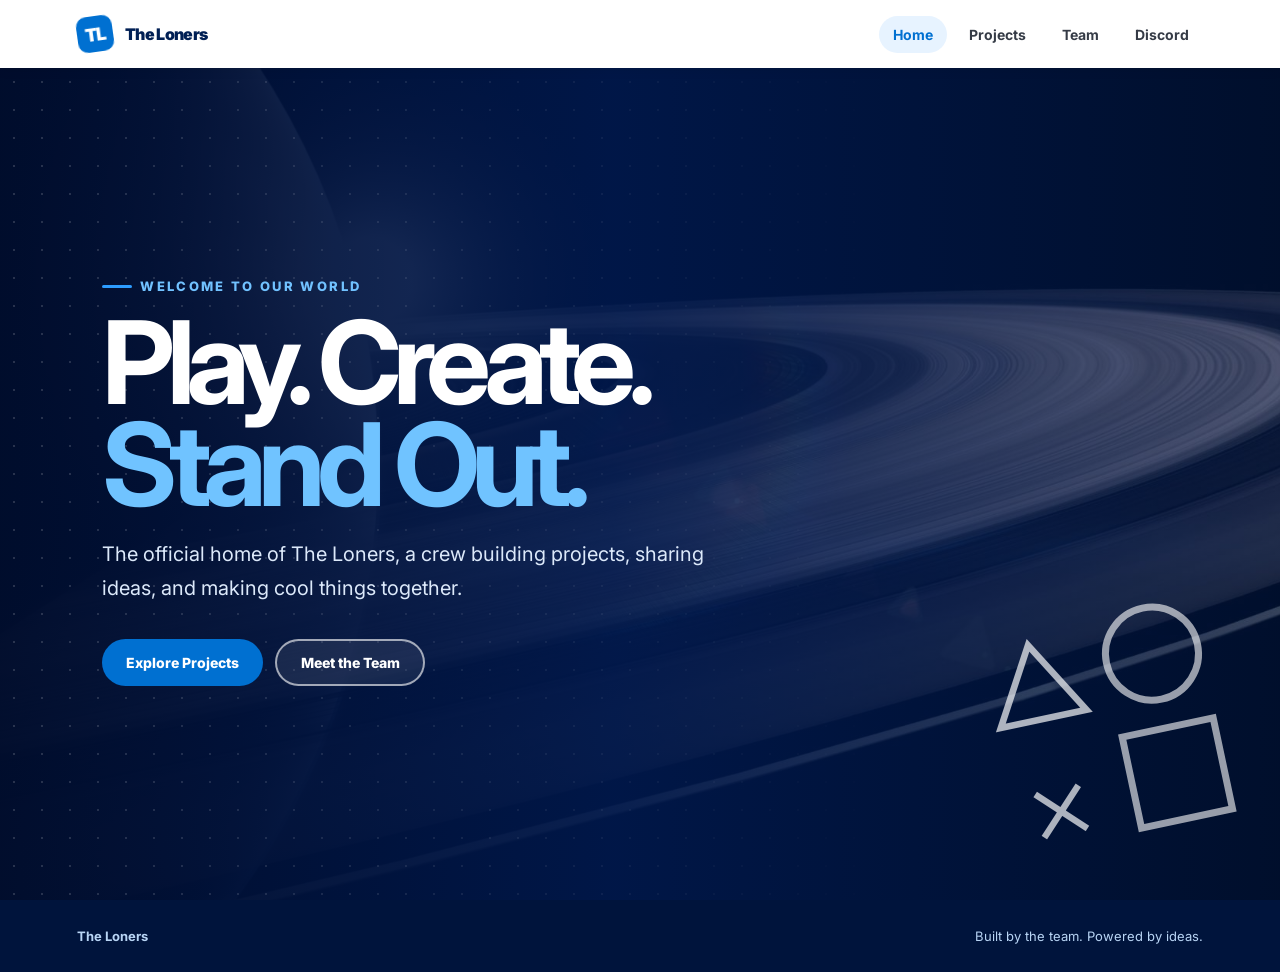
<file: index.html>
<!DOCTYPE html>
<html lang="en">
<head>
    <meta charset="utf-8">
    <meta name="viewport" content="width=device-width, initial-scale=1">
    <meta name="description" content="The Loners official team website and project hub.">
    <title>The Loners | Play Together</title>
    <link rel="stylesheet" href="style.css">
</head>
<body>
    <header class="site-header">
        <a class="brand" href="index.html">
            <span class="brand-mark">TL</span>
            <span>The Loners</span>
        </a>
        <nav class="nav-links" aria-label="Main navigation">
            <a class="active" href="index.html">Home</a>
            <a href="projects.html">Projects</a>
            <a href="introduce.html">Team</a>
            <a href="https://discord.gg/5587x2Tt52" target="_blank" rel="noopener">Discord</a>
        </nav>
    </header>

    <main class="hero">
        <div class="hero-content">
            <p class="eyebrow">Welcome to our world</p>
            <h1>Play. Create. <span>Stand Out.</span></h1>
            <p class="hero-copy">
                The official home of The Loners, a crew building projects, sharing ideas,
                and making cool things together.
            </p>
            <div class="action-row">
                <a class="button" href="projects.html">Explore Projects</a>
                <a class="button secondary" href="introduce.html">Meet the Team</a>
            </div>
        </div>

        <div class="symbols" aria-hidden="true">
            <span class="symbol triangle">△</span>
            <span class="symbol circle"></span>
            <span class="symbol cross">×</span>
            <span class="symbol"></span>
        </div>
    </main>

    <footer class="site-footer">
        <strong>The Loners</strong>
        <span>Built by the team. Powered by ideas.</span>
    </footer>
</body>
</html>
</file>
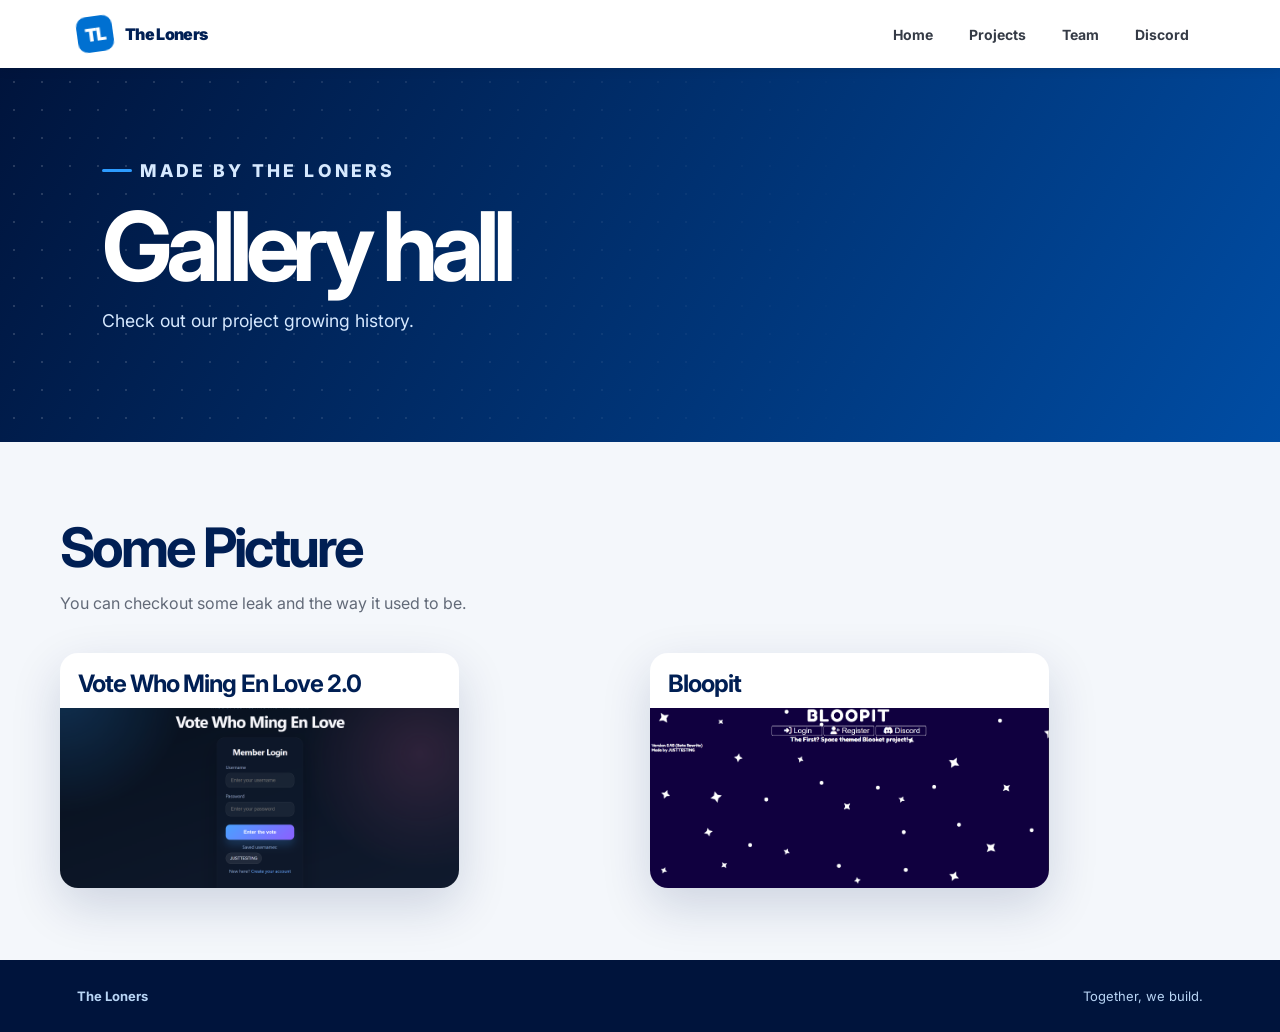
<file: gallery.html>
<!DOCTYPE html>
<html lang="en">
<head>
    <meta charset="utf-8">
    <meta name="viewport" content="width=device-width, initial-scale=1">
    <meta name="description" content="Meet The Loners team.">
    <title>Gallery | The Loners</title>
    <link rel="stylesheet" href="style.css">
</head>
<body>
    <header class="site-header">
        <a class="brand" href="index.html"><span class="brand-mark">TL</span><span>The Loners</span></a>
        <nav class="nav-links" aria-label="Main navigation">
            <a href="index.html">Home</a>
            <a href="projects.html">Projects</a>
            <a href="introduce.html">Team</a>
            <a href="https://discord.gg/5587x2Tt52" target="_blank" rel="noopener">Discord</a>
        </nav>
    </header>

    <main>
        <section class="page-hero">
            <p class="eyebrow">Made by The Loners</p>
            <h1>Gallery hall</h1>
            <p>Check out our project growing history.</p>
        </section>

        <section class="content">
            <div class="section-heading">
                <h2>Some Picture</h2>
                <p>You can checkout some leak and the way it used to be.</p>
            </div>

            <div class="gallery-grid">
                <a href="projects-info/VWMEL2.0-img.html">
                    <article class="card gallery-card">
                        <div class="card-body2">
                            <h2>Vote Who Ming En Love 2.0</h2>
                        </div>
                        <img class="card-image gallery-image" src="projects-info/VWMEL-1.png" alt="VWMEL 2.0">
                    </article>
                </a>
                <a href="projects-info/bloopit-img.html">
                    <article class="card gallery-card">
                        <div class="card-body2">
                            <h2>Bloopit</h2>
                        </div>
                        <img class="card-image gallery-image" src="projects-info/bloopit-cover.png" alt="Bloopit page">
                    </article>
                </a>
            </div>
        </section>
    </main>

    <footer class="site-footer"><strong>The Loners</strong><span>Together, we build.</span></footer>
</body>
</html>
</file>
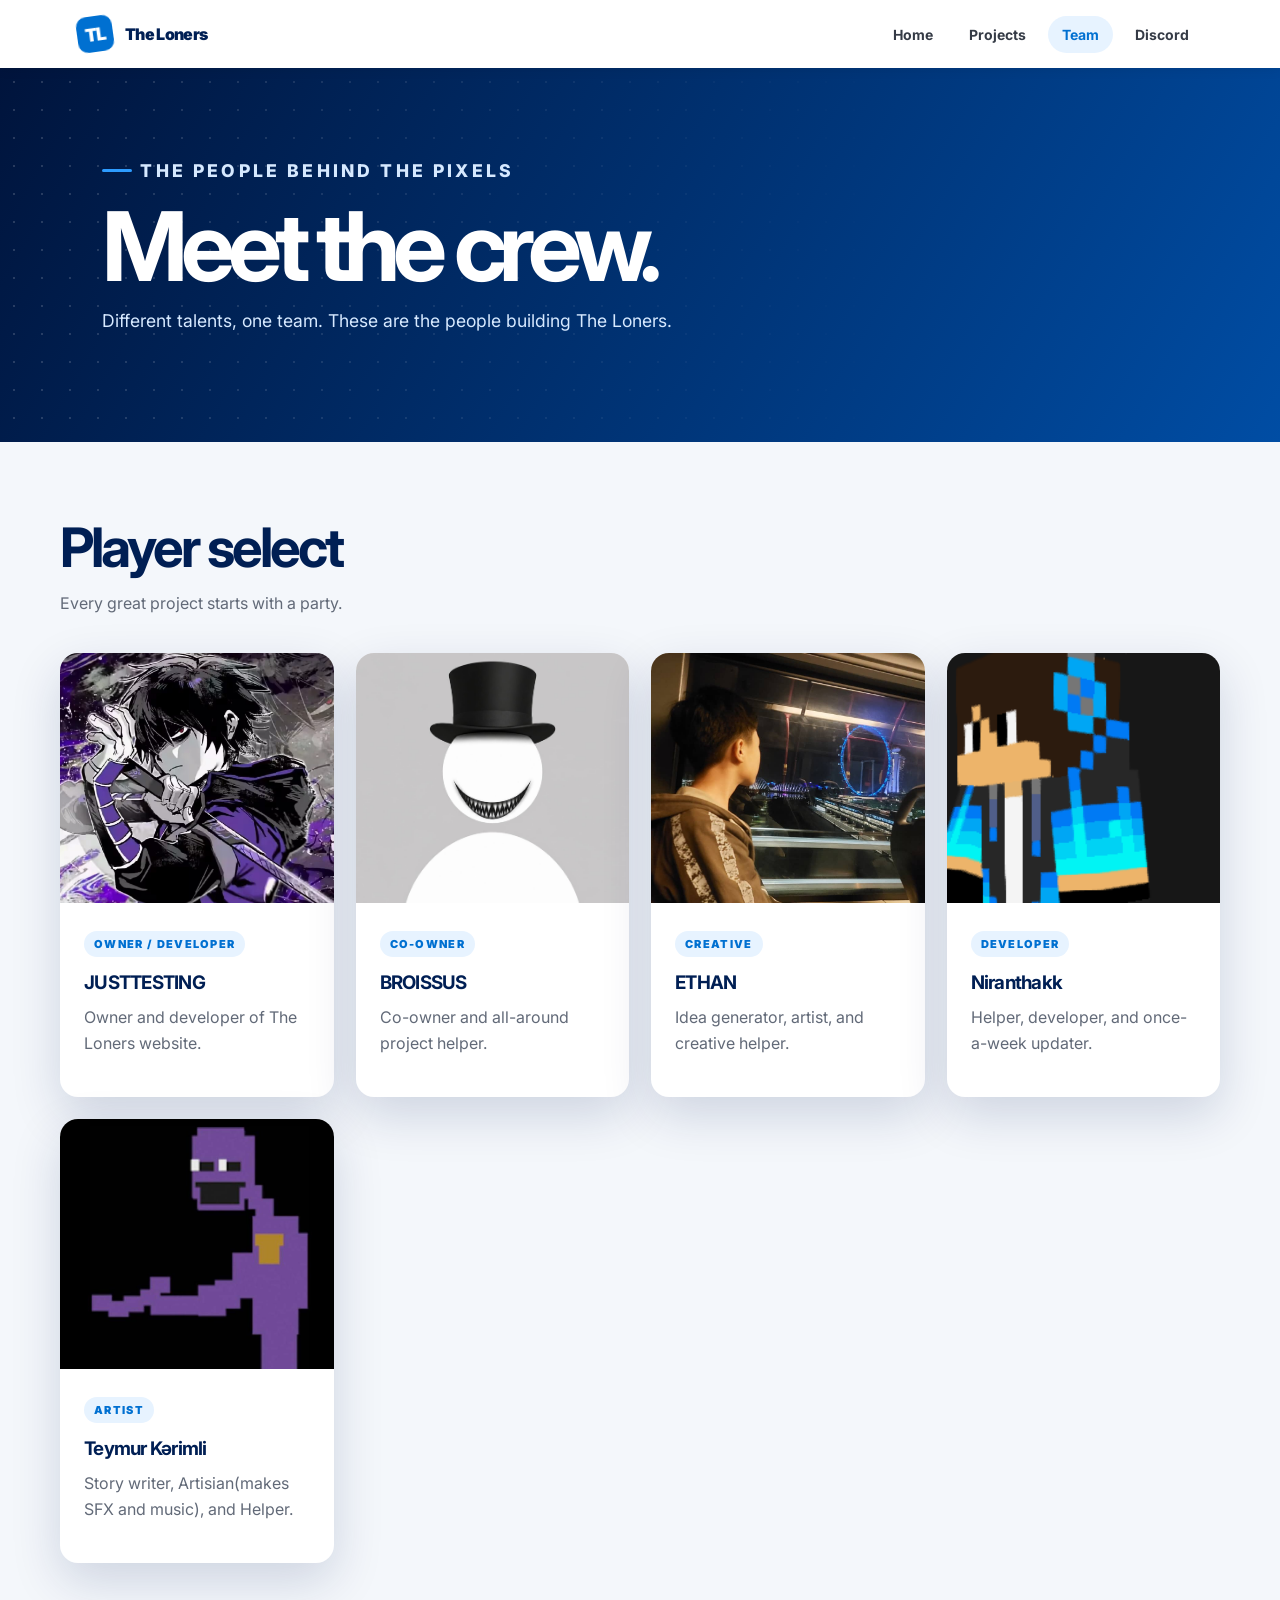
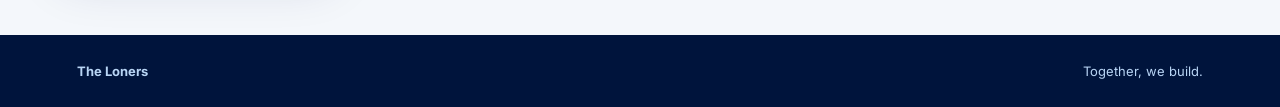
<file: introduce.html>
<!DOCTYPE html>
<html lang="en">
<head>
    <meta charset="utf-8">
    <meta name="viewport" content="width=device-width, initial-scale=1">
    <meta name="description" content="Meet The Loners team.">
    <title>Team | The Loners</title>
    <link rel="stylesheet" href="style.css">
</head>
<body>
    <header class="site-header">
        <a class="brand" href="index.html"><span class="brand-mark">TL</span><span>The Loners</span></a>
        <nav class="nav-links" aria-label="Main navigation">
            <a href="index.html">Home</a>
            <a href="projects.html">Projects</a>
            <a class="active" href="introduce.html">Team</a>
            <a href="https://discord.gg/5587x2Tt52" target="_blank" rel="noopener">Discord</a>
        </nav>
    </header>

    <main>
        <section class="page-hero">
            <p class="eyebrow">The people behind the pixels</p>
            <h1>Meet the crew.</h1>
            <p>Different talents, one team. These are the people building The Loners.</p>
        </section>

        <section class="content">
            <div class="section-heading">
                <h2>Player select</h2>
                <p>Every great project starts with a party.</p>
            </div>

            <div class="grid">
                <article class="card">
                    <img class="card-image" src="sources/images/justtesting.png" alt="JUSTTESTING">
                    <div class="card-body"><span class="tag">Owner / Developer</span><h3>JUSTTESTING</h3><p>Owner and developer of The Loners website.</p></div>
                </article>
                <article class="card">
                    <img class="card-image" src="sources/images/broissus.jpeg" alt="BROISSUS">
                    <div class="card-body"><span class="tag">Co-owner</span><h3>BROISSUS</h3><p>Co-owner and all-around project helper.</p></div>
                </article>
                <article class="card">
                    <img class="card-image" src="sources/images/ethan.jpeg" alt="ETHAN">
                    <div class="card-body"><span class="tag">Creative</span><h3>ETHAN</h3><p>Idea generator, artist, and creative helper.</p></div>
                </article>
                <article class="card">
                    <img class="card-image" src="sources/images/Niranthakk.png" alt="Niranthakk">
                    <div class="card-body"><span class="tag">Developer</span><h3>Niranthakk</h3><p>Helper, developer, and once-a-week updater.</p></div>
                </article>
                <article class="card">
                    <img class="card-image" src="sources/images/HD-wallpaper-purple-guy-fnaf.png" alt="Teymur">
                    <div class="card-body"><span class="tag">Artist</span><h3>Teymur Kərimli</h3><p>Story writer, Artisian(makes SFX and music), and Helper.</p></div>
                </article>
            </div>
        </section>
    </main>

    <footer class="site-footer"><strong>The Loners</strong><span>Together, we build.</span></footer>
</body>
</html>
</file>
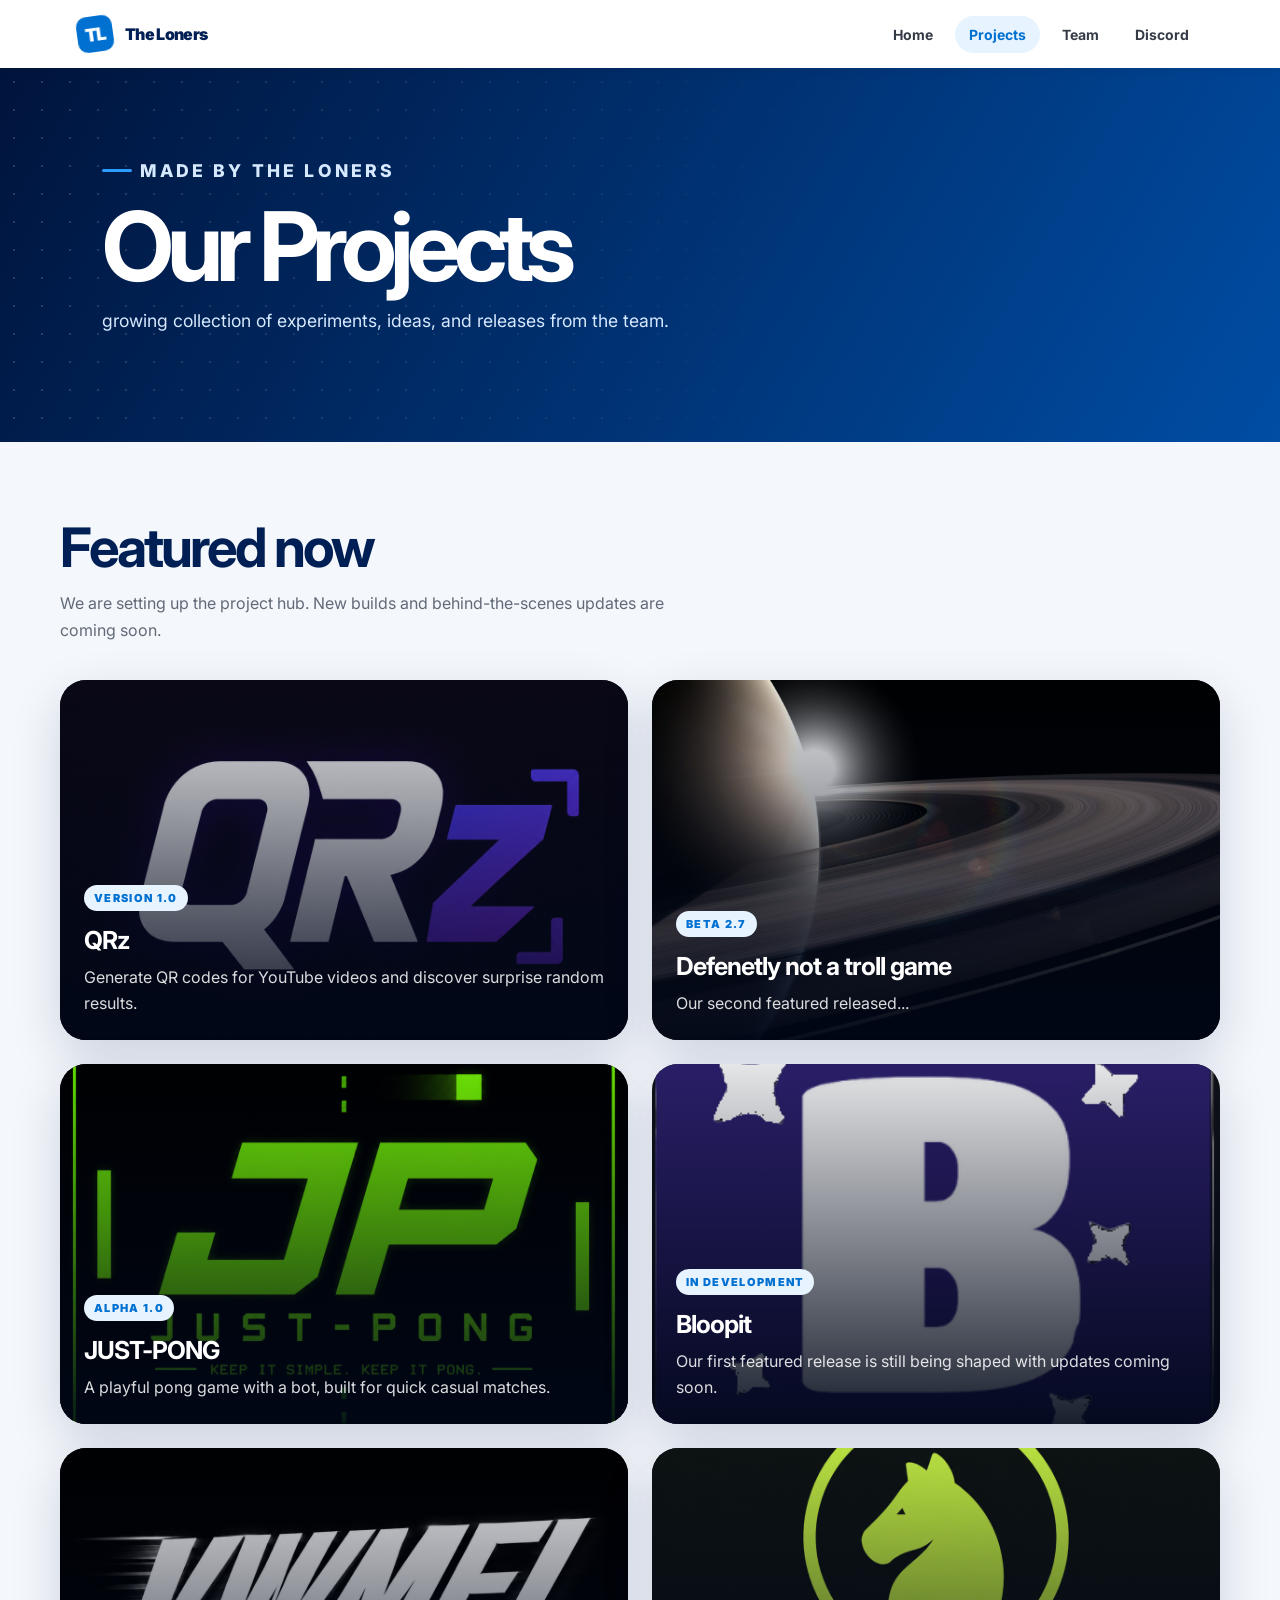
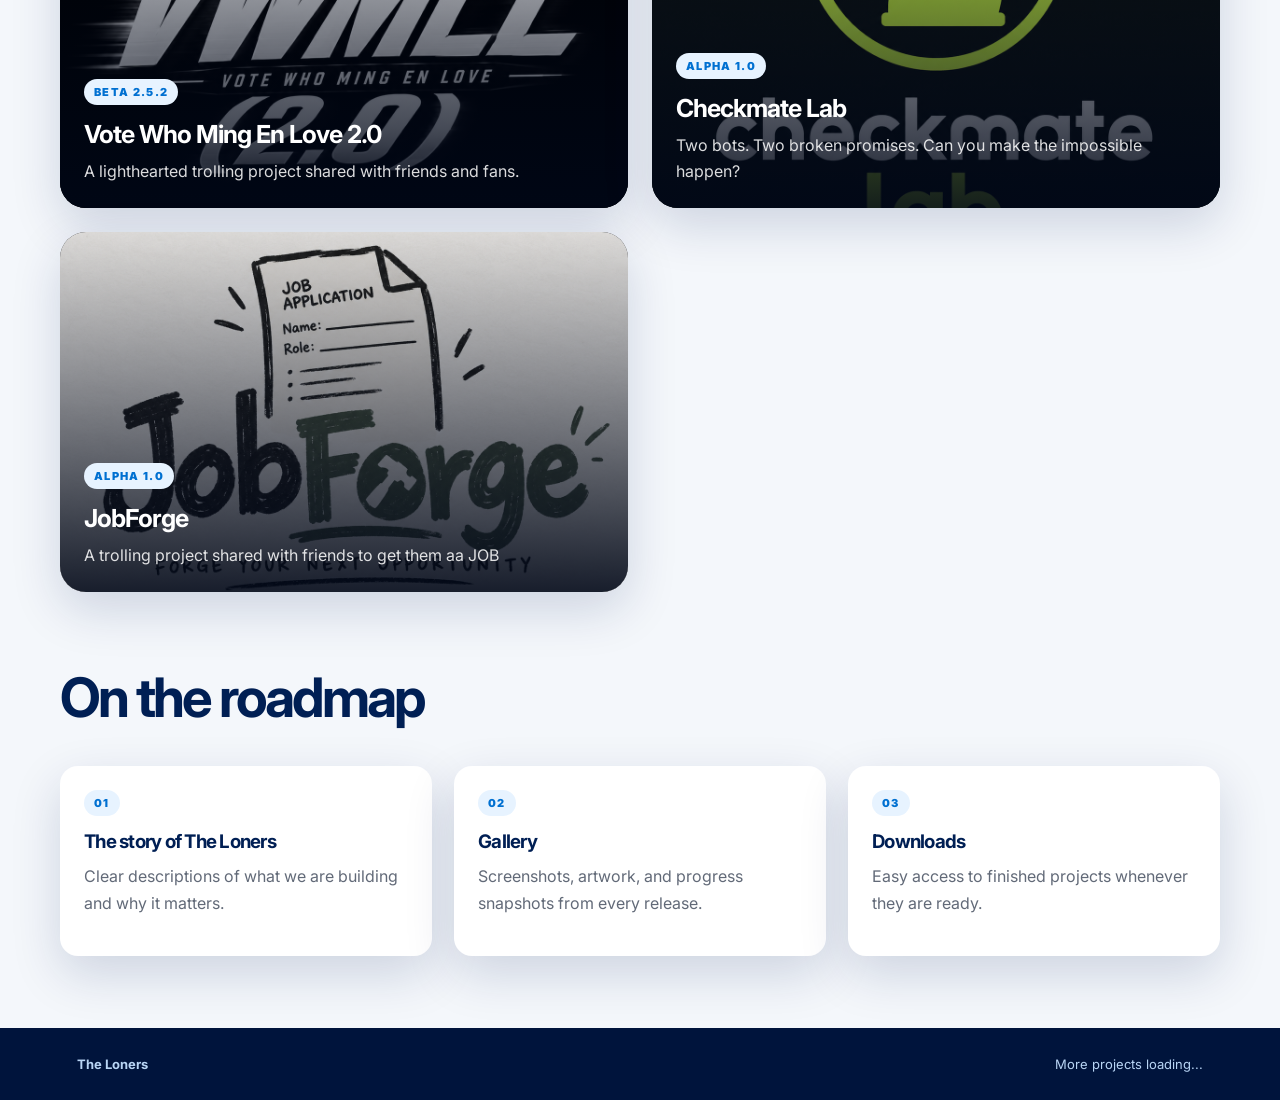
<file: projects.html>
<!DOCTYPE html>
<html lang="en">
<head>
    <meta charset="utf-8">
    <meta name="viewport" content="width=device-width, initial-scale=1">
    <meta name="description" content="Discover projects from The Loners team.">
    <title>Projects | The Loners</title>
    <link rel="stylesheet" href="style.css">
</head>
<body>
    <header class="site-header">
        <a class="brand" href="index.html"><span class="brand-mark">TL</span><span>The Loners</span></a>
        <nav class="nav-links" aria-label="Main navigation">
            <a href="index.html">Home</a>
            <a class="active" href="projects.html">Projects</a>
            <a href="introduce.html">Team</a>
            <a href="https://discord.gg/5587x2Tt52" target="_blank" rel="noopener">Discord</a>
        </nav>
    </header>

    <main>
        <section class="page-hero">
            <p class="eyebrow">Made by The Loners</p>
            <h1>Our Projects</h1>
            <p>growing collection of experiments, ideas, and releases from the team.</p>
        </section>

        <section class="content">
            <div class="section-heading">
                <h2>Featured now</h2>
                <p>We are setting up the project hub. New builds and behind-the-scenes updates are coming soon.</p>
            </div>

            <div class="project-grid">
                <a class="project-card" href="https://niranthak.github.io/QRz/" target="_blank" rel="noopener">
                    <div class="project-card__image" style="background-image: url('sources/images/QRz.png');"></div>
                    <div class="project-card__content">
                        <span class="tag">Version 1.0</span>
                        <h3>QRz</h3>
                        <p>Generate QR codes for YouTube videos and discover surprise random results.</p>
                    </div>
                    <div class="project-card__hover">
                        <span class="tag">Released</span>
                        <p>Quick QR generator with a fun random mode for instant surprises.</p>
                        <span class="project-card__link">Open project →</span>
                    </div>
                </a>

                <a class="project-card" href="https://niranthak.github.io/defenetly-not-a-troll-game/" target="_blank" rel="noopener">
                    <div class="project-card__image" style="background-image: url('sources/images/background-1.jpg');"></div>
                    <div class="project-card__content">
                        <span class="tag">Beta 2.7</span>
                        <h3>Defenetly not a troll game</h3>
                        <p>Our second featured released...</p>
                    </div>
                    <div class="project-card__hover">
                        <span class="tag">Released!</span>
                        <p>Play and be fooled by the traps and lures set by someone(definetly not me[Niranthakk])</p>
                        <span class="project-card__link">Play Now →</span>
                    </div>
                </a>

                <a class="project-card" href="https://zf-1616.github.io/JUST-PONG/" target="_blank" rel="noopener">
                    <div class="project-card__image" style="background-image: url('sources/images/JP.png');"></div>
                    <div class="project-card__content">
                        <span class="tag">Alpha 1.0</span>
                        <h3>JUST-PONG</h3>
                        <p>A playful pong game with a bot, built for quick casual matches.</p>
                    </div>
                    <div class="project-card__hover">
                        <span class="tag">Released</span>
                        <p>Minimal, fast, and easy to play on desktop with no login required.</p>
                        <span class="project-card__link">Open project →</span>
                    </div>
                </a>

                <a class="project-card" href="https://discord.gg/5587x2Tt52" target="_blank" rel="noopener">
                    <div class="project-card__image" style="background-image: url('sources/images/bloopit3.0.png');"></div>
                    <div class="project-card__content">
                        <span class="tag">In Development</span>
                        <h3>Bloopit</h3>
                        <p>Our first featured release is still being shaped with updates coming soon.</p>
                    </div>
                    <div class="project-card__hover">
                        <span class="tag">Coming soon</span>
                        <p>Follow the Discord and story page for behind-the-scenes updates.</p>
                        <span class="project-card__link">Follow updates →</span>
                    </div>
                </a>

                <a class="project-card" href="https://zf-1616.github.io/Vote-Who-Ming-En-love-2.0/" target="_blank" rel="noopener">
                    <div class="project-card__image" style="background-image: url('sources/images/VWMEL.png');"></div>
                    <div class="project-card__content">
                        <span class="tag">Beta 2.5.2</span>
                        <h3>Vote Who Ming En Love 2.0</h3>
                        <p>A lighthearted trolling project shared with friends and fans.</p>
                    </div>
                    <div class="project-card__hover">
                        <span class="tag">Released</span>
                        <p>Quick to share and built for a fun reaction with a little chaos.</p>
                        <span class="project-card__link">Open project →</span>
                    </div>
                </a>
                <a class="project-card" href="https://niranthak.github.io/Checkmate-lab" target="_blank" rel="noopener">
                    <div class="project-card__image" style="background-image: url('sources/images/CML.png');"></div>
                    <div class="project-card__content">
                        <span class="tag">Alpha 1.0</span>
                        <h3>Checkmate Lab</h3>
                        <p>Two bots. Two broken promises. Can you make the impossible happen?</p>
                    </div>
                    <div class="project-card__hover">
                        <span class="tag">Released</span>
                        <p>One bot guards its crown. The other gives away theirs.</p>
                        <span class="project-card__link">Open project →</span>
                    </div>
                </a>
                <a class="project-card" href="https://niranthak.github.io/JobForge/" target="_blank" rel="noopener">
                    <div class="project-card__image" style="background-image: url('sources/images/JobForge.png');"></div>
                    <div class="project-card__content">
                        <span class="tag">Alpha 1.0</span>
                        <h3>JobForge</h3>
                        <p>A trolling project shared with friends to get them aa JOB</p>
                    </div>
                    <div class="project-card__hover">
                        <span class="tag">Released</span>
                        <p>J    O    B</p>
                        <span class="project-card__link">Open project →</span>
                    </div>
                </a>
            </div>
            
            <div class="section-heading" style="margin-top: 72px;">
                <h2>On the roadmap</h2>
            </div>
            <div class="grid">
                <a href="TL-story.html">
                    <article class="card">
                        <div class="card-body">
                            <span class="tag">01</span>
                            <h3>The story of The Loners</h3>
                            <p>Clear descriptions of what we are building and why it matters.</p>
                        </div>
                    </article>                    
                </a>
                <a href="gallery.html">
                    <article class="card">
                        <div class="card-body">
                            <span class="tag">02</span>
                            <h3>Gallery</h3>
                            <p>Screenshots, artwork, and progress snapshots from every release.</p>
                        </div>
                    </article>
                </a>
                <article class="card"><div class="card-body"><span class="tag">03</span><h3>Downloads</h3><p>Easy access to finished projects whenever they are ready.</p></div></article>
            </div>
        </section>
    </main>

    <footer class="site-footer"><strong>The Loners</strong><span>More projects loading...</span></footer>
</body>
</html>
</file>
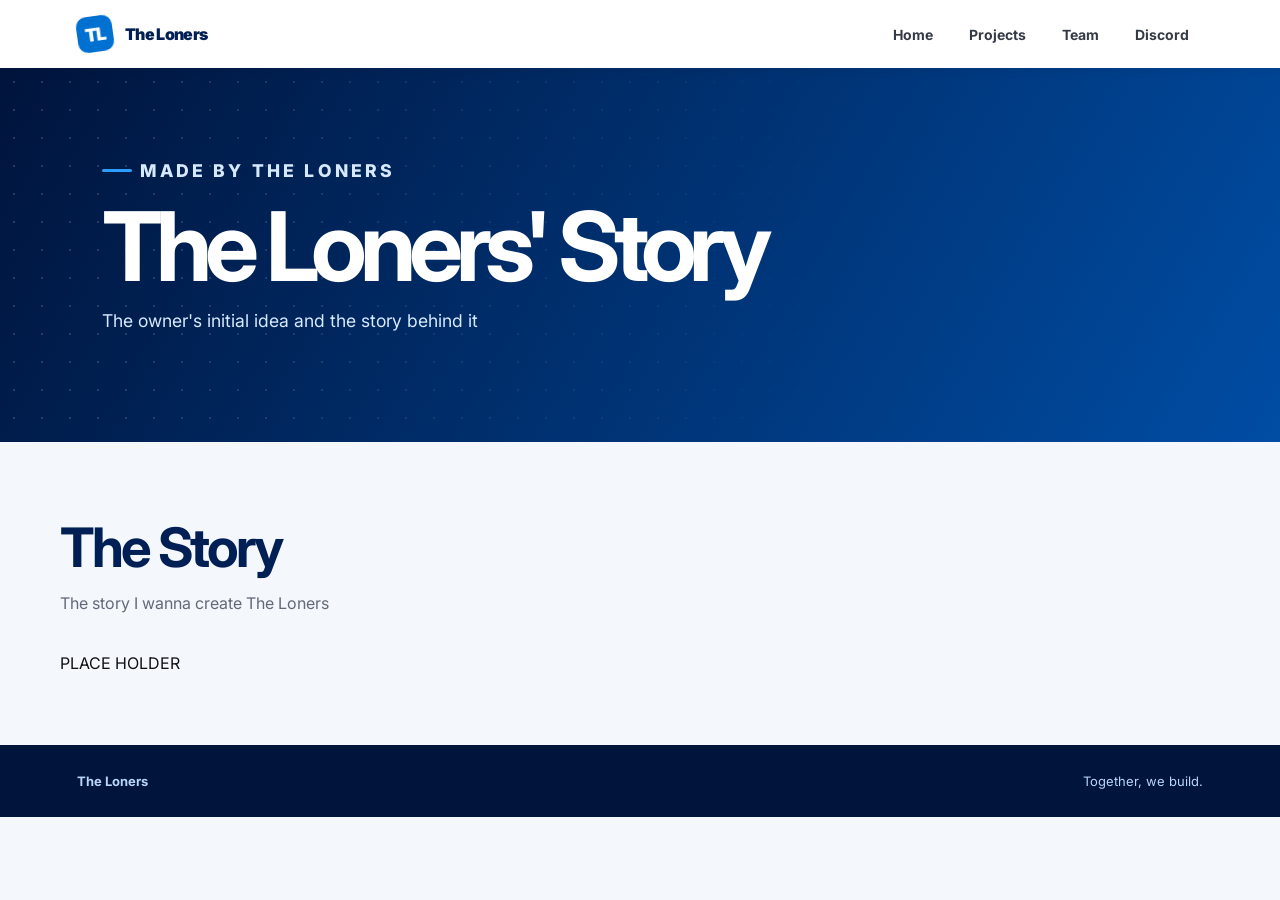
<file: TL-story.html>
<!DOCTYPE html>
<html lang="en">
<head>
    <meta charset="utf-8">
    <meta name="viewport" content="width=device-width, initial-scale=1">
    <meta name="description" content="Meet The Loners team.">
    <title>The Loners Story | The Loners</title>
    <link rel="stylesheet" href="style.css">
</head>
<body>
    <header class="site-header">
        <a class="brand" href="index.html"><span class="brand-mark">TL</span><span>The Loners</span></a>
        <nav class="nav-links" aria-label="Main navigation">
            <a href="index.html">Home</a>
            <a href="projects.html">Projects</a>
            <a href="introduce.html">Team</a>
            <a href="https://discord.gg/5587x2Tt52" target="_blank" rel="noopener">Discord</a>
        </nav>
    </header>

    <main>
        <section class="page-hero">
            <p class="eyebrow">Made by The Loners</p>
            <h1>The Loners' Story</h1>
            <p>The owner's initial idea and the story behind it</p>
        </section>

        <section class="content">
            <div class="section-heading">
                <h2>The Story</h2>
                <p>The story I wanna create The Loners</p>
            </div>

            <div class="reason">
                PLACE HOLDER
            </div>

        </section>
    </main>

    <footer class="site-footer"><strong>The Loners</strong><span>Together, we build.</span></footer>
</body>
</html>
</file>
<file: style.css>
@import url("https://fonts.googleapis.com/css2?family=Inter:wght@400;500;600;700;800;900&display=swap");

:root {
    --blue: #0070d1;
    --blue-light: #2d9cff;
    --navy: #001f54;
    --ink: #101217;
    --muted: #626a78;
    --surface: #f4f7fb;
    --white: #fff;
    --shadow: 0 18px 50px rgba(0, 31, 84, 0.16);
}

* {
    box-sizing: border-box;
}

html {
    scroll-behavior: smooth;
}

body {
    margin: 0;
    background: var(--surface);
    color: var(--ink);
    font-family: "Inter", Arial, sans-serif;
}

a {
    color: inherit;
    text-decoration: none;
}

button {
    font: inherit;
}

.site-header {
    position: sticky;
    z-index: 20;
    top: 0;
    display: flex;
    align-items: center;
    justify-content: space-between;
    min-height: 68px;
    padding: 0 6vw;
    background: rgba(255, 255, 255, 0.94);
    box-shadow: 0 1px 12px rgba(0, 0, 0, 0.08);
    backdrop-filter: blur(14px);
}

.brand {
    display: flex;
    align-items: center;
    gap: 12px;
    color: var(--navy);
    font-weight: 900;
    letter-spacing: -0.04em;
}

.brand-mark {
    display: grid;
    width: 36px;
    height: 36px;
    place-items: center;
    border-radius: 10px;
    background: var(--blue);
    color: var(--white);
    font-size: 18px;
    transform: rotate(-8deg);
}

.nav-links {
    display: flex;
    align-items: center;
    gap: 8px;
}

.nav-links a {
    padding: 10px 14px;
    border-radius: 999px;
    color: #353b46;
    font-size: 14px;
    font-weight: 700;
    transition: 0.2s ease;
}

.nav-links a:hover,
.nav-links a.active {
    background: #e7f3ff;
    color: var(--blue);
}

.hero {
    position: relative;
    display: flex;
    min-height: calc(100vh - 68px);
    align-items: center;
    overflow: hidden;
    padding: 80px 8vw;
    background:
        linear-gradient(90deg, rgba(0, 13, 45, 0.98) 0%, rgba(0, 25, 79, 0.9) 48%, rgba(0, 35, 105, 0.42) 100%),
        url("sources/images/background-1.jpg") center/cover;
    color: var(--white);
}

.hero::before,
.page-hero::before {
    position: absolute;
    inset: 0;
    background-image: radial-gradient(rgba(255, 255, 255, 0.16) 1px, transparent 1px);
    background-size: 28px 28px;
    content: "";
    mask-image: linear-gradient(to right, black, transparent 70%);
}

.hero-content {
    position: relative;
    z-index: 1;
    width: min(720px, 100%);
}

.eyebrow {
    display: inline-flex;
    align-items: center;
    gap: 8px;
    margin: 0 0 18px;
    color: #71c2ff;
    font-size: 13px;
    font-weight: 800;
    letter-spacing: 0.18em;
    text-transform: uppercase;
}

.eyebrow::before {
    width: 30px;
    height: 3px;
    border-radius: 99px;
    background: var(--blue-light);
    content: "";
}

h1,
h2,
h3,
p {
    margin-top: 0;
}

.hero h1,
.page-hero h1 {
    max-width: 760px;
    margin-bottom: 22px;
    font-size: clamp(3.2rem, 9vw, 7.5rem);
    line-height: 0.88;
    letter-spacing: -0.075em;
}

.hero h1 span {
    display: block;
    color: #70c3ff;
}

.hero-copy {
    max-width: 610px;
    margin-bottom: 34px;
    color: #dce9fa;
    font-size: clamp(1rem, 2vw, 1.25rem);
    line-height: 1.7;
}

.action-row {
    display: flex;
    flex-wrap: wrap;
    gap: 12px;
}

.button {
    display: inline-flex;
    align-items: center;
    justify-content: center;
    gap: 10px;
    min-width: 150px;
    padding: 13px 22px;
    border: 2px solid transparent;
    border-radius: 999px;
    background: var(--blue);
    color: var(--white);
    cursor: pointer;
    font-size: 14px;
    font-weight: 800;
    transition: transform 0.2s ease, box-shadow 0.2s ease, background 0.2s ease;
    margin-bottom: 10px;
}

.button:hover {
    background: #1688e8;
    box-shadow: 0 0 0 4px rgba(255, 255, 255, 0.24);
    transform: translateY(-2px);
}

.button.secondary {
    border-color: rgba(255, 255, 255, 0.6);
    background: rgba(255, 255, 255, 0.08);
}

.button.dark {
    background: var(--ink);
}

.symbols {
    position: absolute;
    right: 5vw;
    bottom: 7vh;
    display: grid;
    grid-template-columns: repeat(2, 100px);
    gap: 22px;
    opacity: 0.85;
    transform: rotate(-12deg);
}

.symbol {
    display: grid;
    width: 100px;
    height: 100px;
    place-items: center;
    border: 7px solid rgba(255, 255, 255, 0.7);
    color: rgba(255, 255, 255, 0.8);
    font-size: 70px;
    font-weight: 300;
    line-height: 1;
}

.symbol.circle {
    border-radius: 50%;
}

.symbol.triangle {
    border: 0;
    font-size: 110px;
}

.symbol.cross {
    border: 0;
    font-size: 110px;
}

.content {
    width: min(1160px, calc(100% - 32px));
    margin: 0 auto;
    padding: 72px 0;
}

.section-heading {
    margin-bottom: 36px;
}

.section-heading h2 {
    margin-bottom: 10px;
    color: var(--navy);
    font-size: clamp(2rem, 5vw, 3.4rem);
    letter-spacing: -0.055em;
}

.section-heading p {
    max-width: 620px;
    color: var(--muted);
    line-height: 1.7;
}

.page-hero {
    position: relative;
    overflow: hidden;
    padding: 88px max(8vw, 20px);
    background: linear-gradient(120deg, #00143c, #004da4);
    color: var(--white);
}

.page-hero > * {
    position: relative;
    z-index: 1;
}

.page-hero h1 {
    margin-bottom: 18px;
    font-size: clamp(3rem, 8vw, 6rem);
}

.page-hero p {
    max-width: 680px;
    color: #d6e9ff;
    font-size: 1.1rem;
    line-height: 1.7;
}

.grid {
    display: grid;
    grid-template-columns: repeat(auto-fit, minmax(240px, 1fr));
    gap: 22px;
}

.card {
    overflow: hidden;
    border-radius: 18px;
    background: var(--white);
    box-shadow: var(--shadow);
    transition: transform 0.25s ease, box-shadow 0.25s ease;
}

.card:hover {
    box-shadow: 0 24px 60px rgba(0, 31, 84, 0.24);
    transform: translateY(-7px);
}

.card-image {
    width: 100%;
    height: 250px;
    object-fit: cover;
    background: linear-gradient(135deg, var(--navy), var(--blue));
}

.card-body {
    padding: 24px;
}

.card-body2 {
    padding: 14px;
}

.card h2,
.card h3 {
    margin-bottom: 10px;
    color: var(--navy);
    letter-spacing: -0.04em;
}

.gallery-grid {
    display: grid;
    grid-template-columns: repeat(auto-fit, minmax(220px, 1fr));
    gap: 20px;
}

.gallery-card {
    overflow: hidden;
    width: 70%;
}

.gallery-card .card-body2 {
    padding: 16px 18px 10px;
}

.gallery-card h2 {
    margin-bottom: 0;
    font-size: 1.5rem;
}

.gallery-image {
    display: block;
    width: 100%;
    height: 180px;
    object-fit: cover;
    object-position: center;
}

.card p,
.card li {
    color: var(--muted);
    line-height: 1.65;
}

.card ul {
    padding-left: 18px;
}

.tag {
    display: inline-block;
    margin-bottom: 14px;
    padding: 6px 10px;
    border-radius: 999px;
    background: #e7f3ff;
    color: var(--blue);
    font-size: 11px;
    font-weight: 900;
    letter-spacing: 0.12em;
    text-transform: uppercase;
}

.project-grid {
    display: grid;
    grid-template-columns: repeat(2, minmax(0, 1fr));
    gap: 24px;
}

.project-card {
    position: relative;
    display: block;
    overflow: hidden;
    min-height: 360px;
    border-radius: 26px;
    background: var(--ink);
    box-shadow: var(--shadow);
    color: var(--white);
    isolation: isolate;
    transition: transform 0.25s ease, box-shadow 0.25s ease;
}

.project-card:hover {
    transform: translateY(-8px);
    box-shadow: 0 30px 70px rgba(0, 31, 84, 0.24);
}

.project-card__image {
    position: absolute;
    inset: 0;
    background-position: center;
    background-size: cover;
    transform: scale(1.03);
    transition: transform 0.3s ease;
}

.project-card::before {
    position: absolute;
    inset: 0;
    z-index: 1;
    background: linear-gradient(180deg, rgba(0, 7, 23, 0.1) 0%, rgba(0, 7, 23, 0.9) 100%);
    content: "";
}

.project-card__content,
.project-card__hover {
    position: absolute;
    z-index: 2;
    inset: auto 0 0 0;
    padding: 24px;
}

.project-card__content {
    display: flex;
    flex-direction: column;
    align-items: flex-start;
    transition: opacity 0.25s ease;
}

.project-card__content h3 {
    margin-bottom: 10px;
    color: var(--white);
    font-size: 1.55rem;
    letter-spacing: -0.04em;
}

.project-card__content p {
    margin-bottom: 0;
    color: rgba(255, 255, 255, 0.86);
    line-height: 1.6;
}

.project-card__hover {
    display: flex;
    flex-direction: column;
    align-items: flex-start;
    gap: 10px;
    padding-top: 24px;
    opacity: 0;
    transform: translateY(12px);
    transition: opacity 0.25s ease, transform 0.25s ease;
    background: linear-gradient(180deg, rgba(0, 7, 23, 0.18) 0%, rgba(0, 7, 23, 0.92) 100%);
}

.project-card:hover .project-card__hover,
.project-card:focus-within .project-card__hover {
    opacity: 1;
    transform: translateY(0);
}

.project-card:hover .project-card__content,
.project-card:focus-within .project-card__content {
    opacity: 0;
}

.project-card:hover .project-card__image,
.project-card:focus-within .project-card__image {
    transform: scale(1.08);
}

.project-card__link {
    margin-top: 4px;
    color: #8ed0ff;
    font-size: 0.95rem;
    font-weight: 700;
    letter-spacing: 0.04em;
    text-transform: uppercase;
}

.site-footer {
    display: flex;
    justify-content: space-between;
    gap: 20px;
    padding: 28px 6vw;
    background: #00143c;
    color: #b8d5f5;
    font-size: 13px;
}

@media (max-width: 760px) {
    .site-header {
        padding: 0 16px;
    }

    .brand span:last-child {
        display: none;
    }

    .nav-links {
        gap: 0;
    }

    .nav-links a {
        padding: 9px 10px;
        font-size: 12px;
    }

    .hero {
        min-height: calc(100vh - 68px);
        padding: 70px 22px;
    }

    .symbols {
        right: -30px;
        bottom: 18px;
        grid-template-columns: repeat(2, 55px);
        gap: 12px;
        opacity: 0.25;
    }

    .symbol {
        width: 55px;
        height: 55px;
        border-width: 4px;
        font-size: 48px;
    }

    .symbol.triangle,
    .symbol.cross {
        font-size: 65px;
    }

    .project-grid {
        grid-template-columns: 1fr;
    }

    .project-card {
        min-height: 320px;
    }

    .site-footer {
        flex-direction: column;
    }
}
</file>
